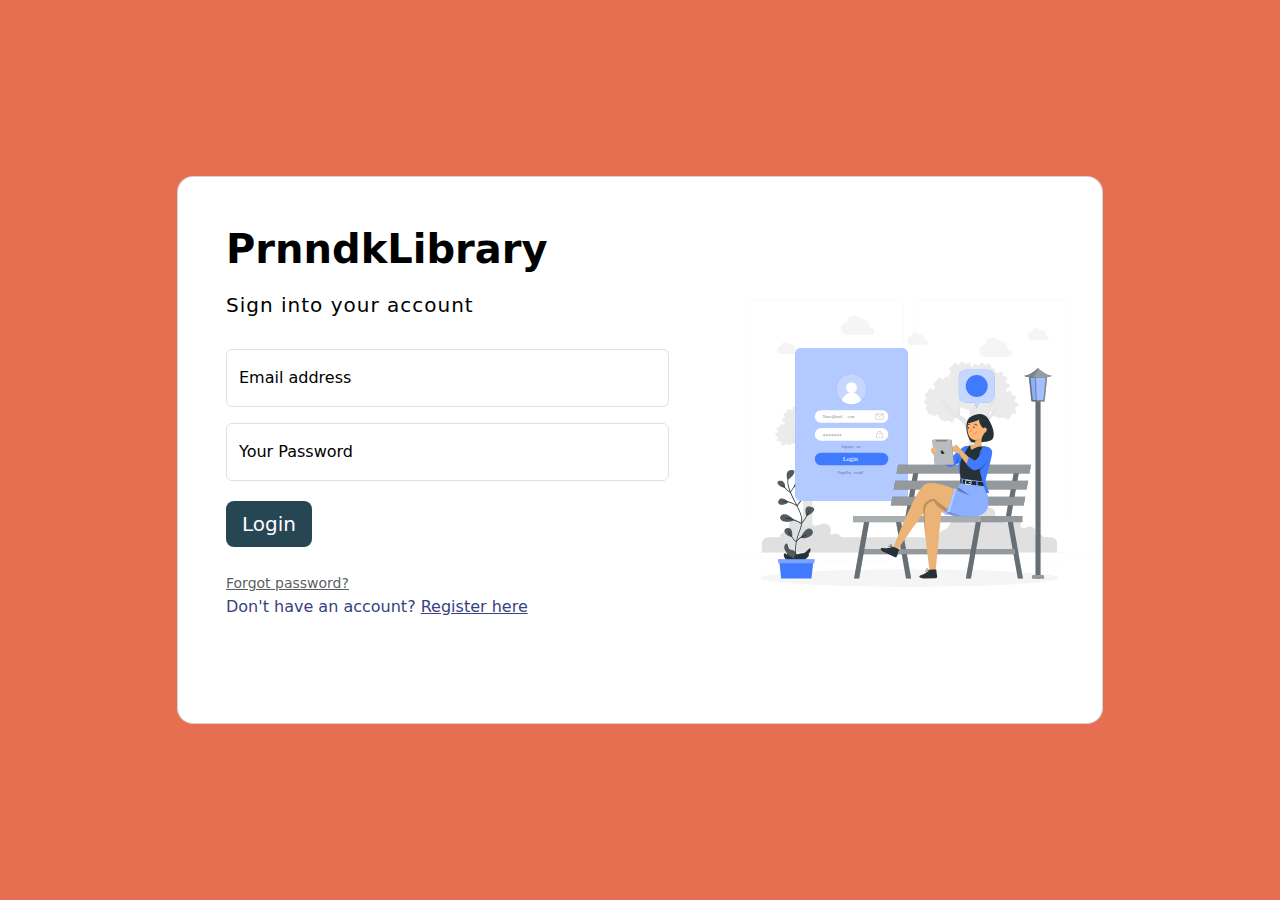
<file: login.html>
<!DOCTYPE html>
<html lang="en">
  <head>
    <meta charset="UTF-8" />
    <meta name="viewport" content="width=device-width, initial-scale=1.0" />
    <title>Login Anggota | Perpustakaan Online</title>
    <link
      rel="stylesheet"
      href="https://cdn.jsdelivr.net/npm/bootstrap@5.3.2/dist/css/bootstrap.min.css"
    />
    <link
      rel="stylesheet"
      href="https://cdn.jsdelivr.net/npm/bootstrap-icons@1.11.1/font/bootstrap-icons.css"
    />
    <link rel="stylesheet" href="style.css" />
  </head>
  <body>
    <section class="vh-100" style="background-color: #e76f51">
      <div class="container py-5 h-100">
        <div class="row d-flex justify-content-center align-items-center h-100">
          <div class="col col-xl-10">
            <div class="card" style="border-radius: 1rem">
              <div class="row g-0">
                <div class="col-md-6 col-lg-7 d-flex align-items-center">
                  <div class="card-body p-4 p-lg-5 text-black">
                    <form>
                      <div class="d-flex align-items-center mb-3 pb-1">
                        <span class="h1 fw-bold mb-0">PrnndkLibrary</span>
                      </div>

                      <h5
                        class="fw-normal mb-3 pb-3"
                        style="letter-spacing: 1px"
                      >
                        Sign into your account
                      </h5>

                      <div class="form-floating mb-3">
                        <input
                          type="email"
                          class="form-control"
                          id="emailInput"
                          placeholder="name@example.com"
                        />
                        <label for="emailInput">Email address</label>
                      </div>

                      <div class="form-floating mb-3">
                        <input
                          type="password"
                          class="form-control"
                          id="passwordInput"
                          placeholder="**********"
                        />
                        <label for="passwordInput">Your Password</label>
                      </div>

                      <div class="pt-1 mb-4">
                        <button
                          class="btn btn-primary btn-lg btn-block"
                          type="button"
                        >
                          Login
                        </button>
                      </div>

                      <a class="small text-muted" href="#!">Forgot password?</a>
                      <p class="mb-5 pb-lg-2" style="color: #393f81">
                        Don't have an account?
                        <a href="register.html" style="color: #393f81">Register here</a>
                      </p>
                    </form>
                  </div>
                </div>
                <div class="col-md-6 col-lg-5 d-flex">
                  <img
                    src="login-image.svg"
                    alt="login form"
                    class="img-fluid rounded-4"
                  />
                </div>
              </div>
            </div>
          </div>
        </div>
      </div>
    </section>

    <!-- JavaScript by bootstrap -->
    <script
      src="https://cdn.jsdelivr.net/npm/bootstrap@5.2.3/dist/js/bootstrap.bundle.min.js"
      integrity="sha384-kenU1KFdBIe4zVF0s0G1M5b4hcpxyD9F7jL+jjXkk+Q2h455rYXK/7HAuoJl+0I4"
      crossorigin="anonymous"
    ></script>
  </body>
</html>
</file>
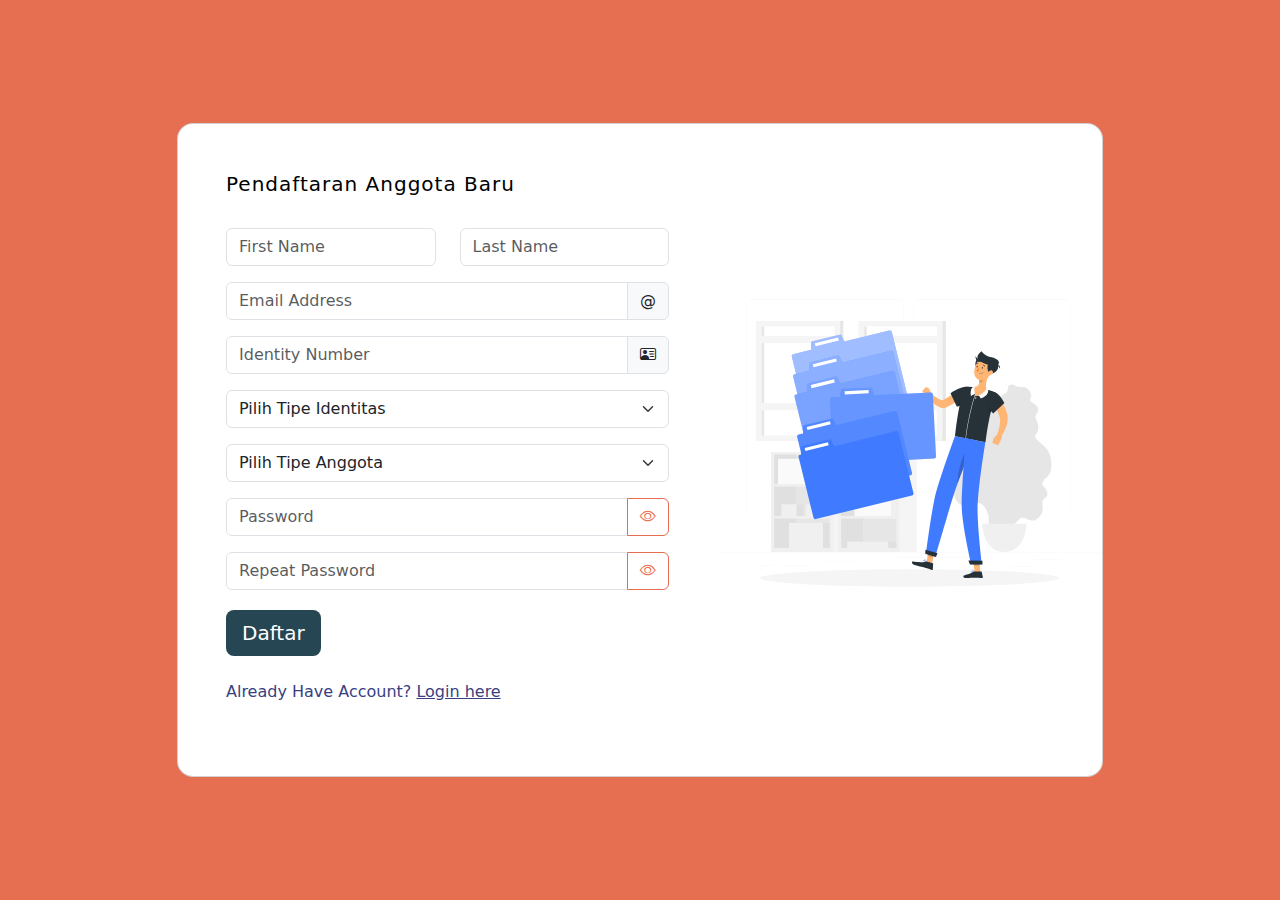
<file: register.html>
<!DOCTYPE html>
<html lang="en">
  <head>
    <meta charset="UTF-8" />
    <meta name="viewport" content="width=device-width, initial-scale=1.0" />
    <title>Pendaftaran Anggota | Perpustakaan Online</title>
    <link
      rel="stylesheet"
      href="https://cdn.jsdelivr.net/npm/bootstrap@5.3.2/dist/css/bootstrap.min.css"
    />
    <link
      rel="stylesheet"
      href="https://cdn.jsdelivr.net/npm/bootstrap-icons@1.11.1/font/bootstrap-icons.css"
    />
    <link rel="stylesheet" href="style.css" />
  </head>
  <body>
    <section class="vh-100" style="background-color: #e76f51">
      <div class="container py-5 h-100">
        <div class="row d-flex justify-content-center align-items-center h-100">
          <div class="col col-xl-10">
            <div class="card rounded-4">
              <div class="row g-0">
                <div class="col-md-6 col-lg-7 d-flex">
                  <div class="card-body p-4 p-lg-5 text-black">
                    <form>
                      <h5
                        class="fw-normal mb-3 pb-3"
                        style="letter-spacing: 1px"
                      >
                        Pendaftaran Anggota Baru
                      </h5>
                      <div class="row">
                        <div class="col-md-6">
                          <div class="input-group mb-3">
                            <input
                              type="text"
                              class="form-control"
                              placeholder="First Name"
                              aria-label="namaDepan"
                            />
                          </div>
                        </div>
                        <div class="col-md-6">
                          <div class="input-group mb-3">
                            <input
                              type="text"
                              class="form-control"
                              placeholder="Last Name"
                              aria-label="lastName"
                            />
                          </div>
                        </div>
                      </div>
                      <div class="input-group mb-3">
                        <input
                          type="email"
                          class="form-control"
                          placeholder="Email Address"
                          aria-label="email"
                        />
                        <span class="input-group-text" id="identityCard-icon"
                          >@</span
                        >
                      </div>
                      <div class="input-group mb-3">
                        <input
                          type="text"
                          class="form-control"
                          placeholder="Identity Number"
                          aria-label="identityCard"
                        />
                        <span class="input-group-text" id="identityCard-icon"
                          ><i class="bi-person-vcard"></i
                        ></span>
                      </div>

                      <div class="mb-3">
                        <select class="form-select" aria-label="Tipe Identitas">
                          <option selected disabled>
                            Pilih Tipe Identitas
                          </option>
                          <option value="1">KTP</option>
                          <option value="2">SIM</option>
                          <option value="3">KTM</option>
                        </select>
                      </div>
                      <div class="mb-3">
                        <select
                          class="form-select"
                          aria-label="Default select example"
                        >
                          <option selected disabled>Pilih Tipe Anggota</option>
                          <option value="1">Mahasiswa/Pelajar</option>
                          <option value="2">Umum</option>
                          <option value="3">Anak-Anak</option>
                        </select>
                      </div>
                      <div class="input-group mb-3">
                        <input
                          type="password"
                          class="form-control"
                          placeholder="Password"
                          aria-label="password"
                        />
                        <button
                          class="btn btn-outline-secondary"
                          type="button"
                          id="password-icon"
                        >
                          <i class="bi-eye"></i>
                        </button>
                      </div>
                      <div class="input-group mb-3">
                        <input
                          type="password"
                          class="form-control"
                          placeholder="Repeat Password"
                          aria-label="repeatPassword"
                        />
                        <button
                          class="btn btn-outline-secondary"
                          type="button"
                          id="password-repeat-icon"
                        >
                          <i class="bi-eye"></i>
                        </button>
                      </div>
                      <div class="pt-1 mb-4">
                        <button
                          class="btn btn-primary btn-lg btn-block"
                          type="button"
                        >
                          Daftar
                        </button>
                      </div>

                      <p class="mb-3 pb-lg-2" style="color: #393f81">
                        Already Have Account?
                        <a href="login.html" style="color: #393f81"
                          >Login here</a
                        >
                      </p>
                    </form>
                  </div>
                </div>
                <div class="col-md-6 col-lg-5 d-flex">
                  <img
                    src="register.svg"
                    alt="login form"
                    class="img-fluid rounded-end-4"
                  />
                </div>
              </div>
            </div>
          </div>
        </div>
      </div>
    </section>

    <!-- JavaScript by bootstrap -->
    <script
      src="https://cdn.jsdelivr.net/npm/bootstrap@5.2.3/dist/js/bootstrap.bundle.min.js"
      integrity="sha384-kenU1KFdBIe4zVF0s0G1M5b4hcpxyD9F7jL+jjXkk+Q2h455rYXK/7HAuoJl+0I4"
      crossorigin="anonymous"
    ></script>
  </body>
</html>
</file>
<file: style.css>
.carousel-control-prev,
.carousel-control-next {
  background-color: azure;
  width: 5vh;
  height: 5vh;
  border-radius: 50%;
  top: 50%;
  transform: translateY(-50%);
}
.carousel-inner {
  padding: 1em;
}
.btn-primary:hover {
  color: #fff;
  background-color: #2a9d8f;
  border: #2a9d8f;
}
.btn-primary {
  background-color: #264653;
  color: white;
  border: #264653;
}
.btn-secondary:hover {
  color: black;
  background-color: #f4a261;
  border: #f4a261;
}
.btn-secondary {
  background-color: #e9c46a;
  color: white;
  border: #e9c46a;
}
.btn-outline-secondary {
  color: #e76f51;
  border-color: #e76f51;
}
.btn-outline-secondary:hover {
  background-color: #e76f51;
  color: white;
  border-color: #e76f51;
}
.bg-custom {
  background-color: #e76f51;
}
.btn-outline-primary {
  border-color: #e9c46a;
  color: #e9c46a;
}
.btn-outline-primary:hover {
  background-color: #e9c46a;
  color: white;
  border-color: #e9c46a;
}
</file>
